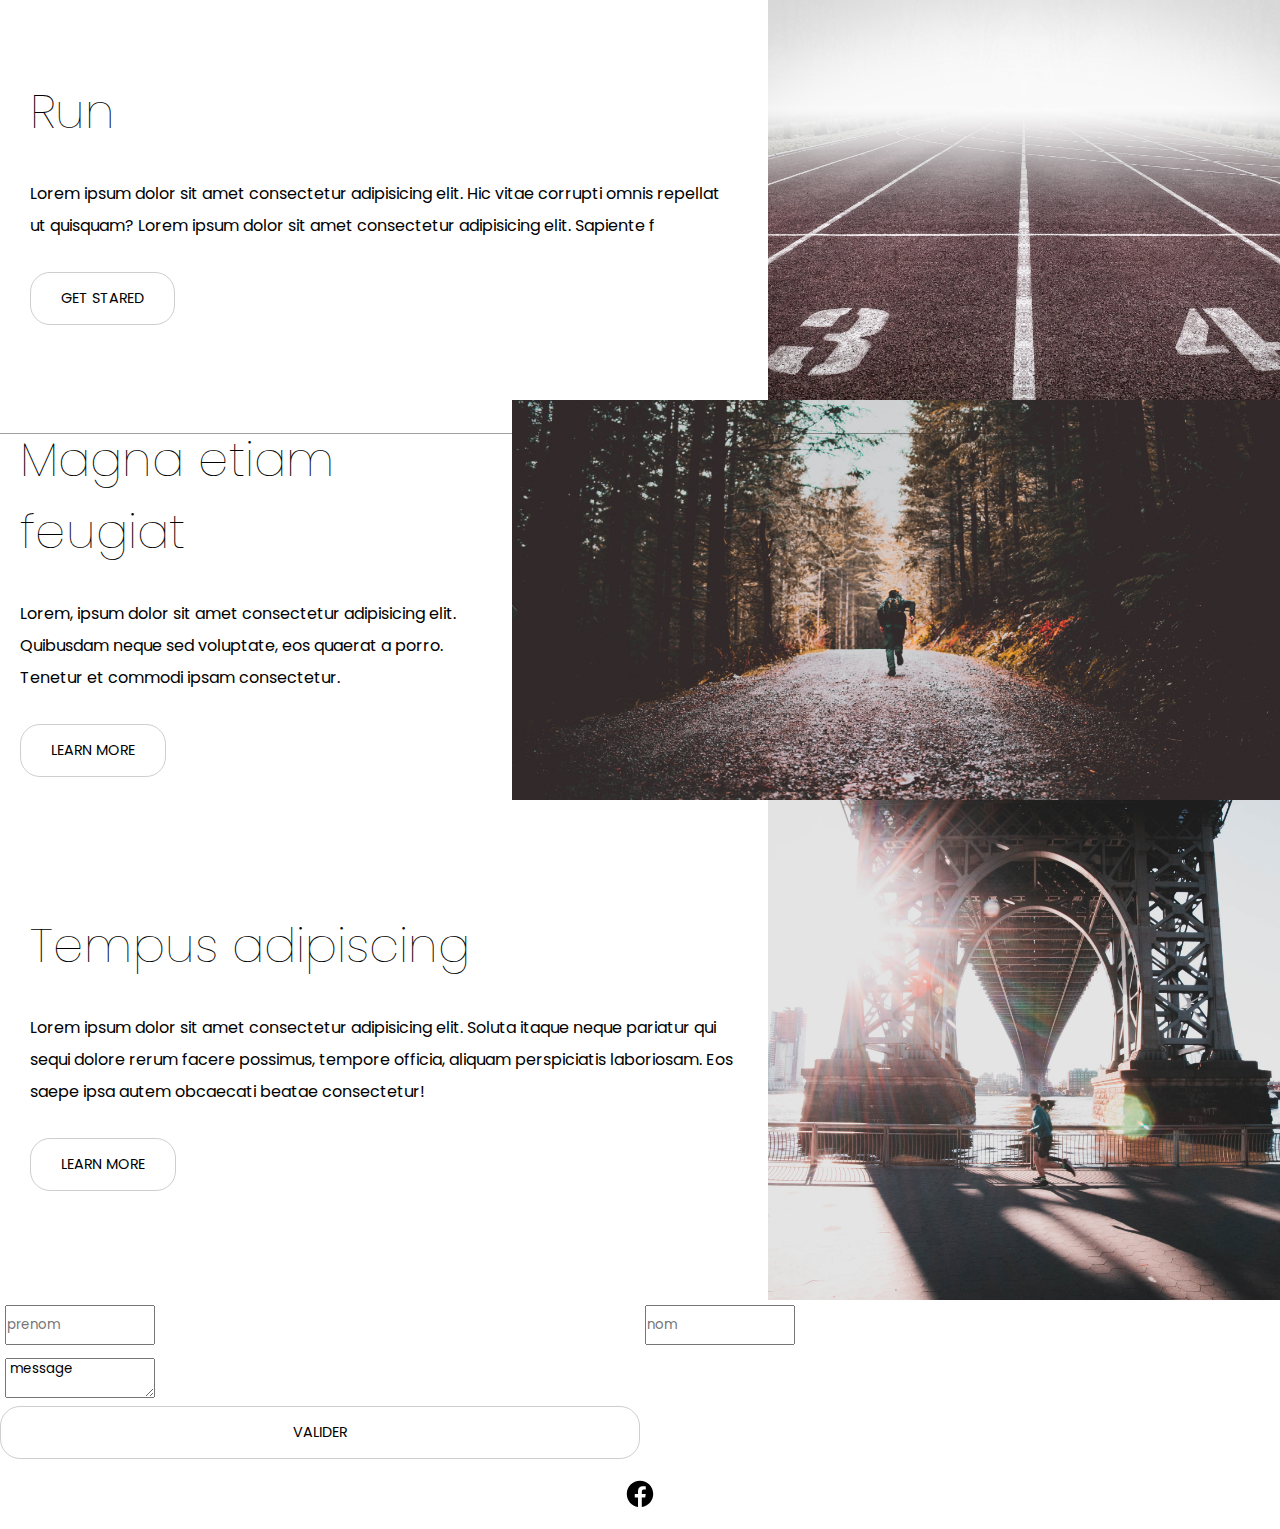
<file: index.html>
<!DOCTYPE html>
<html lang="en">

<head>
    <meta charset="UTF-8">
    <meta name="viewport" content="width=device-width, initial-scale=1.0">
    <link rel="stylesheet" href="./index.css">
    <title>Runing</title>
</head>

<body>
    <div class="run">
        <div class="text">
            <h1>Run</h1>
            <p>Lorem ipsum dolor sit amet consectetur adipisicing elit. Hic vitae corrupti omnis repellat ut quisquam?
                Lorem ipsum dolor sit amet consectetur adipisicing elit. Sapiente f
            </p>
            <button>Get Stared</button>
        </div>
        <div class="image">
            <img src="./img/banner.jpg" alt="image run">
        </div>
    </div>

    <div class="magna">
       

        <div class="text1">
            <h1> Magna etiam feugiat</h1>
            <p>Lorem, ipsum dolor sit amet consectetur adipisicing elit. Quibusdam neque sed voluptate, eos quaerat a
                porro. Tenetur et commodi ipsam consectetur.</p>

            <button>learn more</button>

        </div>

        <div class="image1">
            <img src="./img/img-left.jpg" alt="">
        </div>
    </div>

    <div class="tempus">
        <div class="text2">
            <h1>Tempus adipiscing</h1>
            <p>Lorem ipsum dolor sit amet consectetur adipisicing elit. Soluta itaque neque pariatur qui sequi dolore
                rerum facere possimus, tempore officia, aliquam perspiciatis laboriosam. Eos saepe ipsa autem obcaecati
                beatae consectetur!</p>
            <button>Learn More</button>
        </div>
        <div class="image2">
            <img src="./img/img-right.jpg" alt="">
        </div>
    </div>

    <form action="">
        <input type="text" id="firstname" placeholder="prenom">
        <input type="text" id="surname" placeholder="nom">
        <textarea cols="30" rows="10" placeholder="message"> message</textarea>
        <button id="btn-submit"> valider</button>

    </form>
    <div class="icon">
        <img src="./img/icons8-facebook-nouveau.svg" alt="">
    </div>
    

</body>

</html>
</file>
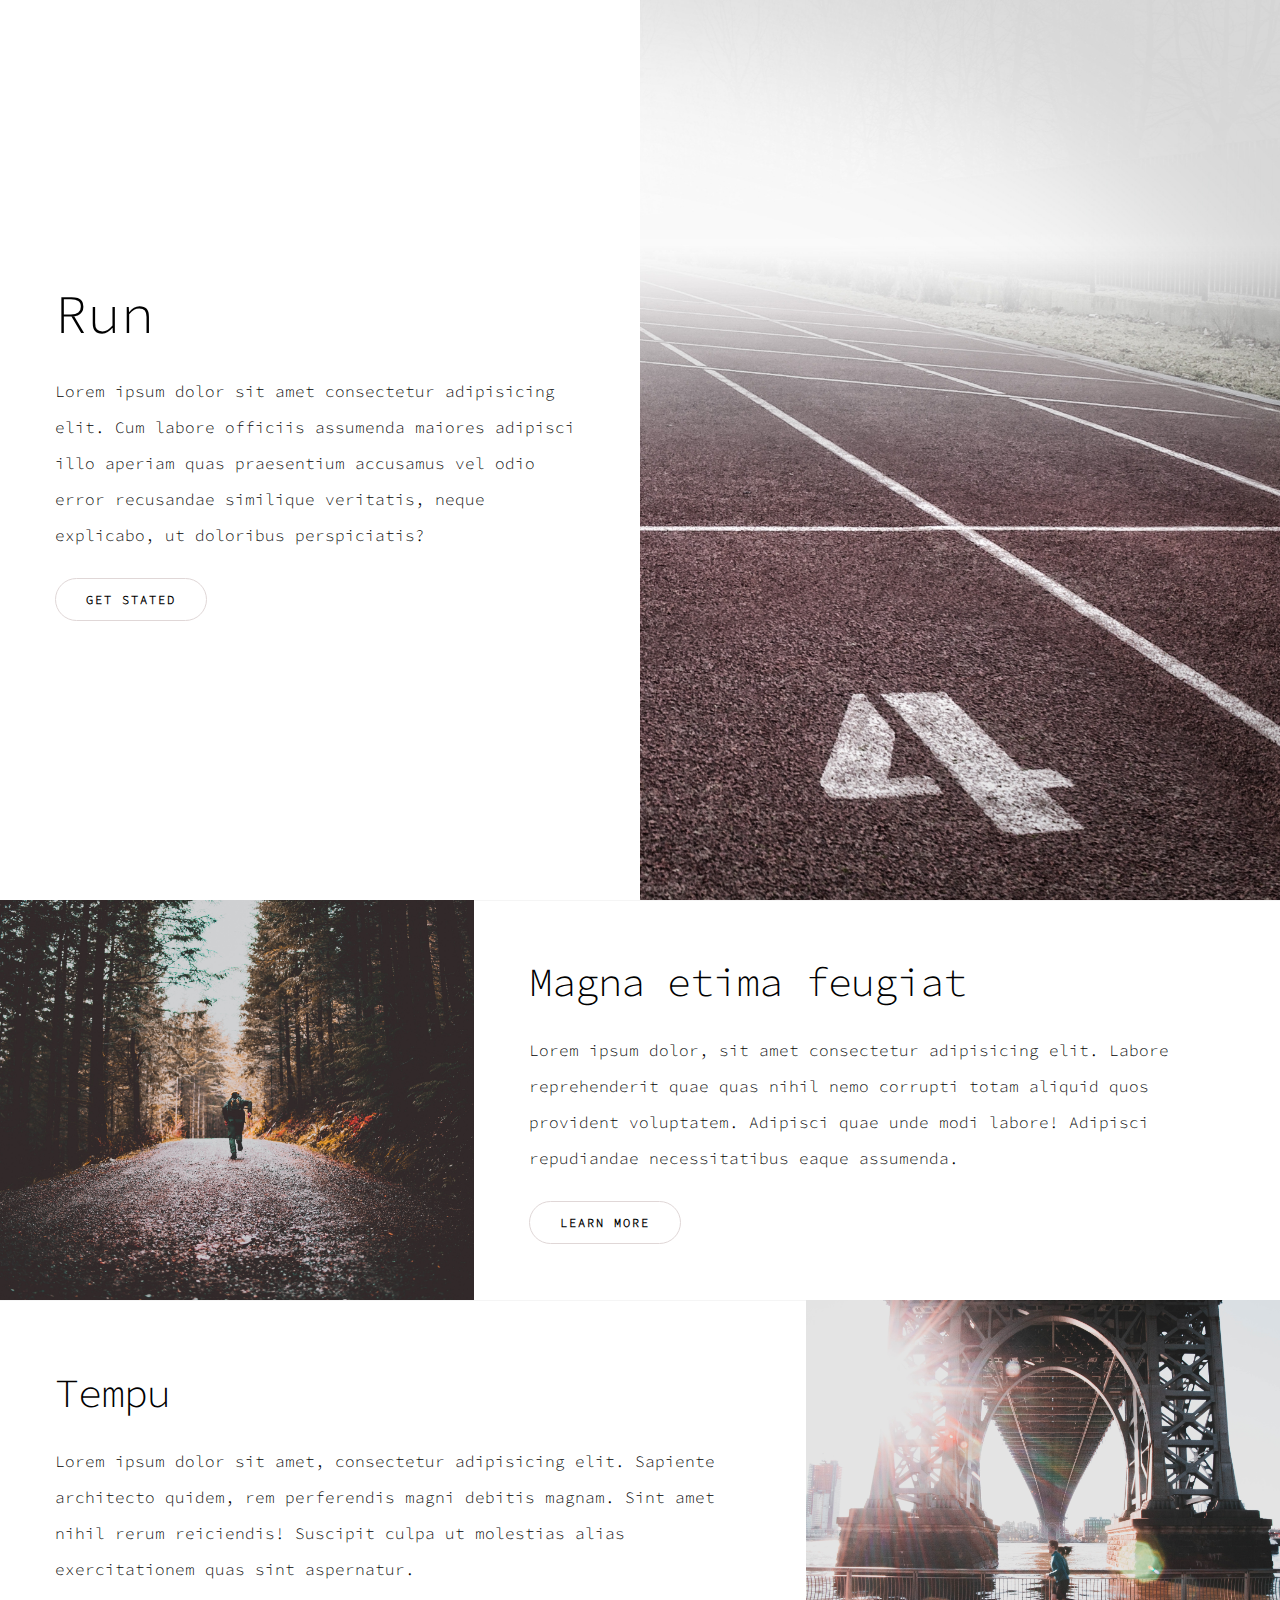
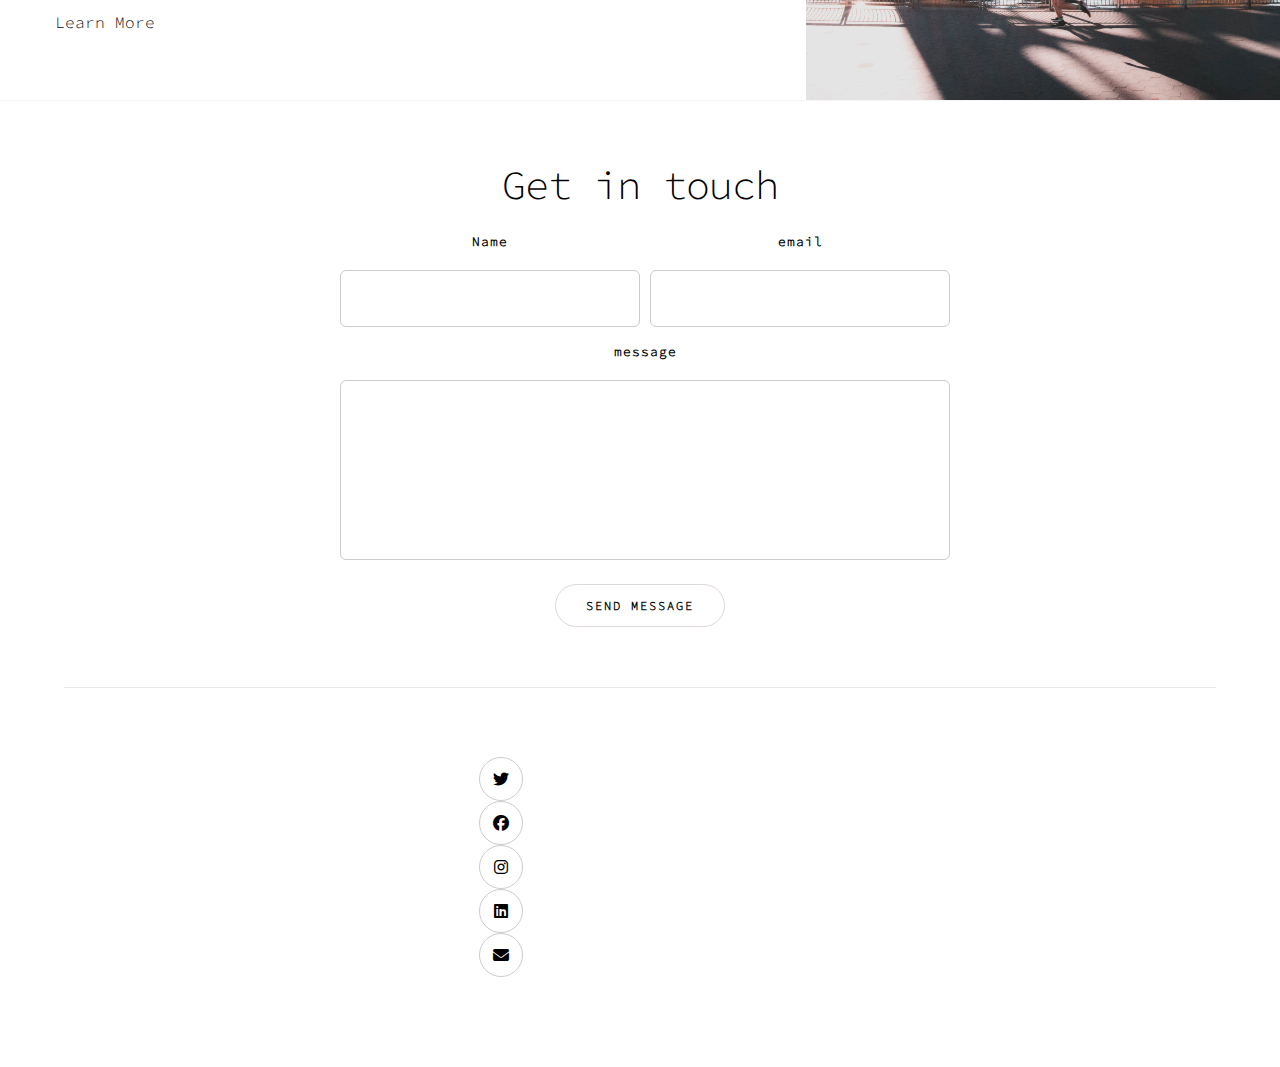
<file: correction.html>
<!DOCTYPE html>
<html lang="en">

<head>
    <meta charset="UTF-8">
    <meta name="viewport" content="width=device-width, initial-scale=1.0">
    <link rel="stylesheet" href="https://cdnjs.cloudflare.com/ajax/libs/font-awesome/6.6.0/css/all.min.css" />
    <link rel="stylesheet" href="./correction.css">
    <title>Document</title>
</head>

<body>
    <header>
        <div class="container">
            <div>
                <h1>Run

                </h1>
                <p>Lorem ipsum dolor sit amet consectetur adipisicing elit. Cum labore officiis assumenda maiores
                    adipisci illo aperiam quas praesentium accusamus vel odio error recusandae similique veritatis,
                    neque explicabo, ut doloribus perspiciatis?</p>

                <a href="#" class="button">Get stated</a>
            </div>
        </div>

        <div class="img-banner"></div>
    </header>

    <section class="section-1">
        <div class="img"></div>

        <div class="container">
            <div>
                <h2>Magna etima feugiat</h2>
                <p>Lorem ipsum dolor, sit amet consectetur adipisicing elit. Labore reprehenderit quae quas nihil nemo
                    corrupti totam aliquid quos provident voluptatem. Adipisci quae unde modi labore! Adipisci
                    repudiandae necessitatibus eaque assumenda.</p>
                <a href="#" class="button">Learn More</a>
            </div>
        </div>

    </section>

    <section class="section2">
        <div class="container">
            <div>
                <h2>Tempu</h2>
                <p>Lorem ipsum dolor sit amet, consectetur adipisicing elit. Sapiente architecto quidem, rem perferendis
                    magni debitis magnam. Sint amet nihil rerum reiciendis! Suscipit culpa ut molestias alias
                    exercitationem quas sint aspernatur.</p>
                <a href="#" classe="button">Learn More</a>
            </div>
        </div>
        <div class="img"></div>

    </section>

    <section class="contact">
        <h2>Get in touch</h2>

        <form action="#">
            <div class="form-grid">
                <div>
                    <label for="name">Name</label>
                    <input type="text" id="name">
                </div>
                <div>
                    <label for="email">email</label>
                    <input type="text" id="email">
                </div>
                <div class="textarea">
                    <label for="message">message</label>
                    <textarea id="message"></textarea>
                </div>
            </div>

        </form>
        <input type="submit" class="button" value="Send message">

    </section>

    <footer>
        <ul>
            <li>
                <a href="#">
                    <i class="fa-brands fa-twitter"></i>
                </a>
            </li>
        </ul>


        <ul>
            <li>
                <a href="">
                    <i class="fa-brands fa-facebook"></i>
                </a>
            </li>
        </ul>


        <ul>
            <li>
                <a href="">
                    <i class="fa-brands fa-instagram"></i>
                </a>
            </li>
        </ul>

        <ul>

            <li>
                <a href="">
                    <i class="fa-brands fa-linkedin"></i>
                </a>
            </li>
        </ul>

        <ul>
            <li>
                <a href="">
                    <i class="fa-solid fa-envelope"></i>
                </a>
            </li>
        </ul>
    </footer>
</body>

</html>
</file>
<file: index.css>
@import url("https://fonts.googleapis.com/css2?family=Poppins:ital,wght@0,100;0,200;0,300;0,400;0,500;0,600;0,700;0,800;0,900;1,100;1,200;1,300;1,400;1,500;1,600;1,700;1,800;1,900&display=swap");

* {
  margin: 0;
  padding: 0;
  box-sizing: border-box;
  list-style: none;
  font-family: "Poppins", sans-serif;
  box-sizing: border-box;
}
body {
  /* height: 100%; */
}
button {
  background: none;
  outline: none;
  border: 1px solid rgba(47, 33, 33, 0.224);
  color: black;
  text-transform: uppercase;
  font-weight: 400;
  transition: 0.4s ease;
  cursor: pointer;
  padding: 15px 30px;
  border-radius: 20px;
  font-size: 0.9rem;
}

button:hover {
  color: black;
  background: rgb(99, 98, 98);
}
/********************************Run****************************************/

.run {
  /* height:100vh; */
  width: 100%;
  display: grid;
  grid-template-columns: 60% 40%;
  justify-content: center;
  align-items: center;
  color: black;
  /* background: black; */
  /* border: 2px solid rgba(70, 83, 88, 0.274); */
}
.run::after {
  content: "";
  position: absolute;
  width: 100%;
  height: 1px;
 background: rgba(48, 44, 44, 0.261); 
 bottom: 466px;

}
.text {
  margin: auto 30px;
  text-align: left;
}
.text h1 {
  font-weight: 100;
  font-size: 3rem;
}
.text p {
  margin: 30px auto;
  line-height: 2rem;
}

.part-left {
}
.part-left h1 {
  font-weight: 900px;
  margin-bottom: 30px;
}
.image img {
  width: 100%;
  height: 400px;
  display: block;
  object-fit: cover;
}
/*********************************magna********************************/
.magna {
  display: grid;
  grid-template-columns: 40% 60%;
  justify-content: center;
  align-items: center;
  color: black;
}

.magna:after{
    content: "";
    position: absolute;
    width: 100%;
    height: 1px;
   background: rgba(48, 44, 44, 0.261); 
   bottom: 466px;
  
}
.magna img {
  width: 100%;
  height: 400px;
  display: block;
  object-fit: cover;
}

.text1 {
  margin: 20px;
}
.text1 h1 {
  font-weight: 100;
  font-size: 3rem;
}
.text1 p {
  text-align: left;
  margin: 30px auto;
  line-height: 2rem;
}
/*********************************Tempus adipicing*********************/

.tempus {
  display: grid;
  grid-template-columns: 60% 40%;
  justify-content: center;
  align-items: center;
  color: black;
}
.image2 img {
  width: 100%;
  height: 500px;
  display: block;
  object-fit: cover;
}
/*********************************Tempus adipicing*********************/

.tempus {
  width: 100%;
  display: grid;
  grid-template-columns: 60% 40%;
  justify-content: center;
  align-items: center;
  color: black;
}

.text2 {
  margin: auto 30px;
}
.text2 h1 {
  font-weight: 100;
  font-size: 3rem;
}

.text2 p {
  text-align: left;
  margin: 30px auto;
  line-height: 2rem;
}
/*******************************form**********************************/

form {
  /* margin: 30px auto; */
  display: grid;
  grid-template-columns: 1fr 1fr;
  grid-template-rows: 1fr 1fr 1fr;
  grid-template-areas:
    "i1 i2"
    "ta ta "
    "bt bt ";
}
input, textarea{
  margin: 5px;
  /* border: 1px solid darkblue; */
  height: 40px;
  width: 150px;
}
textarea {
  grid-area: ta;
}

#btn-sumbmit {
  grid-area: bt;
}
.icon{
  display: flex;
  align-items: center;
  justify-content: center;
  margin: 20px auto;
}
.icon img{
  height: 30px;
}

@media screen and ( max-width: 600px) {
 .run{
  display: block;
 } 
 .magna{
  display: block;
  
 }
 h1{
  font-size: 2rem;
 }
 .tempus{
  display: block;
 }
 button{
  margin: 30px auto;
 }
 .image1 img{
  display: none;
 }
 .image2 img{
  display: none;
 }
}
</file>
<file: correction.css>
@font-face {
  font-family: "Source Code Pro";
  src: url(../police/SourceCodePro-Light.ttf);
}
* {
  /* list-style: none; */
  margin: 0;
  box-sizing: border-box;
  list-style-type: none;
  outline: none;
}
h1 {
  font-size: 3.4rem;
  font-weight: 200;
}
h2 {
  font-size: 2.5rem;
  font-weight: 500;
  letter-spacing: -1px;
}
a,
a:visited {
  color: black;
  text-decoration: none;
}

p {
  line-height: 36px;
  margin: 25px 0;
}
.button {
  border: 1px solid #e0d7d7;
  background: transparent;
  display: inline-block;
  border-radius: 50px;
  padding: 13px 30px;
  letter-spacing: 2px;
  text-transform: uppercase;
  font: 600 0.75rem "Source Code Pro";
  transition: 0.3s;
}
.button:hover,
footer a:hover {
  border: 1px solid skyblue;
  color: skyblue;
}
.section-1,
.section2,
.contact {
  box-shadow: inset 0 1px 0 rgba(0, 0, 0, 0.038);
}
/**********************************************************************/
body {
  font-family: "Source Code Pro", sans-serif;
}
header {
  min-height: 100vh;
  display: grid;
  grid-template-columns: 50% 50%;
}
.img-banner {
  background: url(../img/banner.jpg) /*fixed*/ right/cover;
}
.container {
  display: flex;
  justify-content: center;
  align-items: center;
  padding: 55px;
}
/*********************** Section1 ************************************/

.section-1 {
  display: grid;
  grid-template-columns: 37% 63%;
  min-height: 400px;
}
.section-1 .img {
  background: url(./img/img-left.jpg) center/cover;
}
/*********************** Section2 ************************************/

.section2 {
  /* background: #e0d7d7; */
  display: grid;
  grid-template-columns: 63% 37%;
  min-height: 400px;
}
.section2 .img {
  background: url(./img/img-right.jpg) center/cover;
}

/*************************contact************************************/
.contact {
  text-align: center;
  padding: 60px 0;
}

.form-grid {
  display: grid;
  grid-template-columns: 50% 50%;
  grid-template-rows: 100px 224px;
  grid-template-areas:
    "input1 input2"
    "textarea textarea";
  gap: 10px;
  width: 85%;
  margin: 20px auto;
  max-width: 600px;
}
.textarea {
  grid-area: textarea;
}
label {
  font-weight: 600;
  font-size: 0.8rem;
  letter-spacing: 1px;
}
input[type="text"],
textarea {
  width: 100%;
  margin: 20px 0 40px;
  border-radius: 6px;
  border: 1px solid #ccc;
  padding: 20px;
  transition: 0.2s;
}
input [type="text"]:focus,
textarea:focus {
  outline: 2px solid skyblue;
}

textarea {
  resize: none;
  height: 180px;
}
/*************************footer******************************/
footer {
  padding: 70px 30px 90px;
  position: relative;
}
footer:before {
  content: "";
  position: absolute;
  width: 90%;
  height: 1px;
  background: rgba(0, 0, 0, 0.082);
  left: 50%;
  transform: translate(-50%);
  top: 0;
}
footer ul {
  display: flex;
  justify-content: space-between;
  width: 33%;
  margin: 0 auto;
  min-width: 300px;
}
footer a {
  border: 1px solid #ccc;
  border-radius: 50px;
  width: 44px;
  height: 44px;
  display: inline-block;
  display: flex;
  justify-content: center;
  align-items: center;
  transition: 0.3s;
}
</file>
